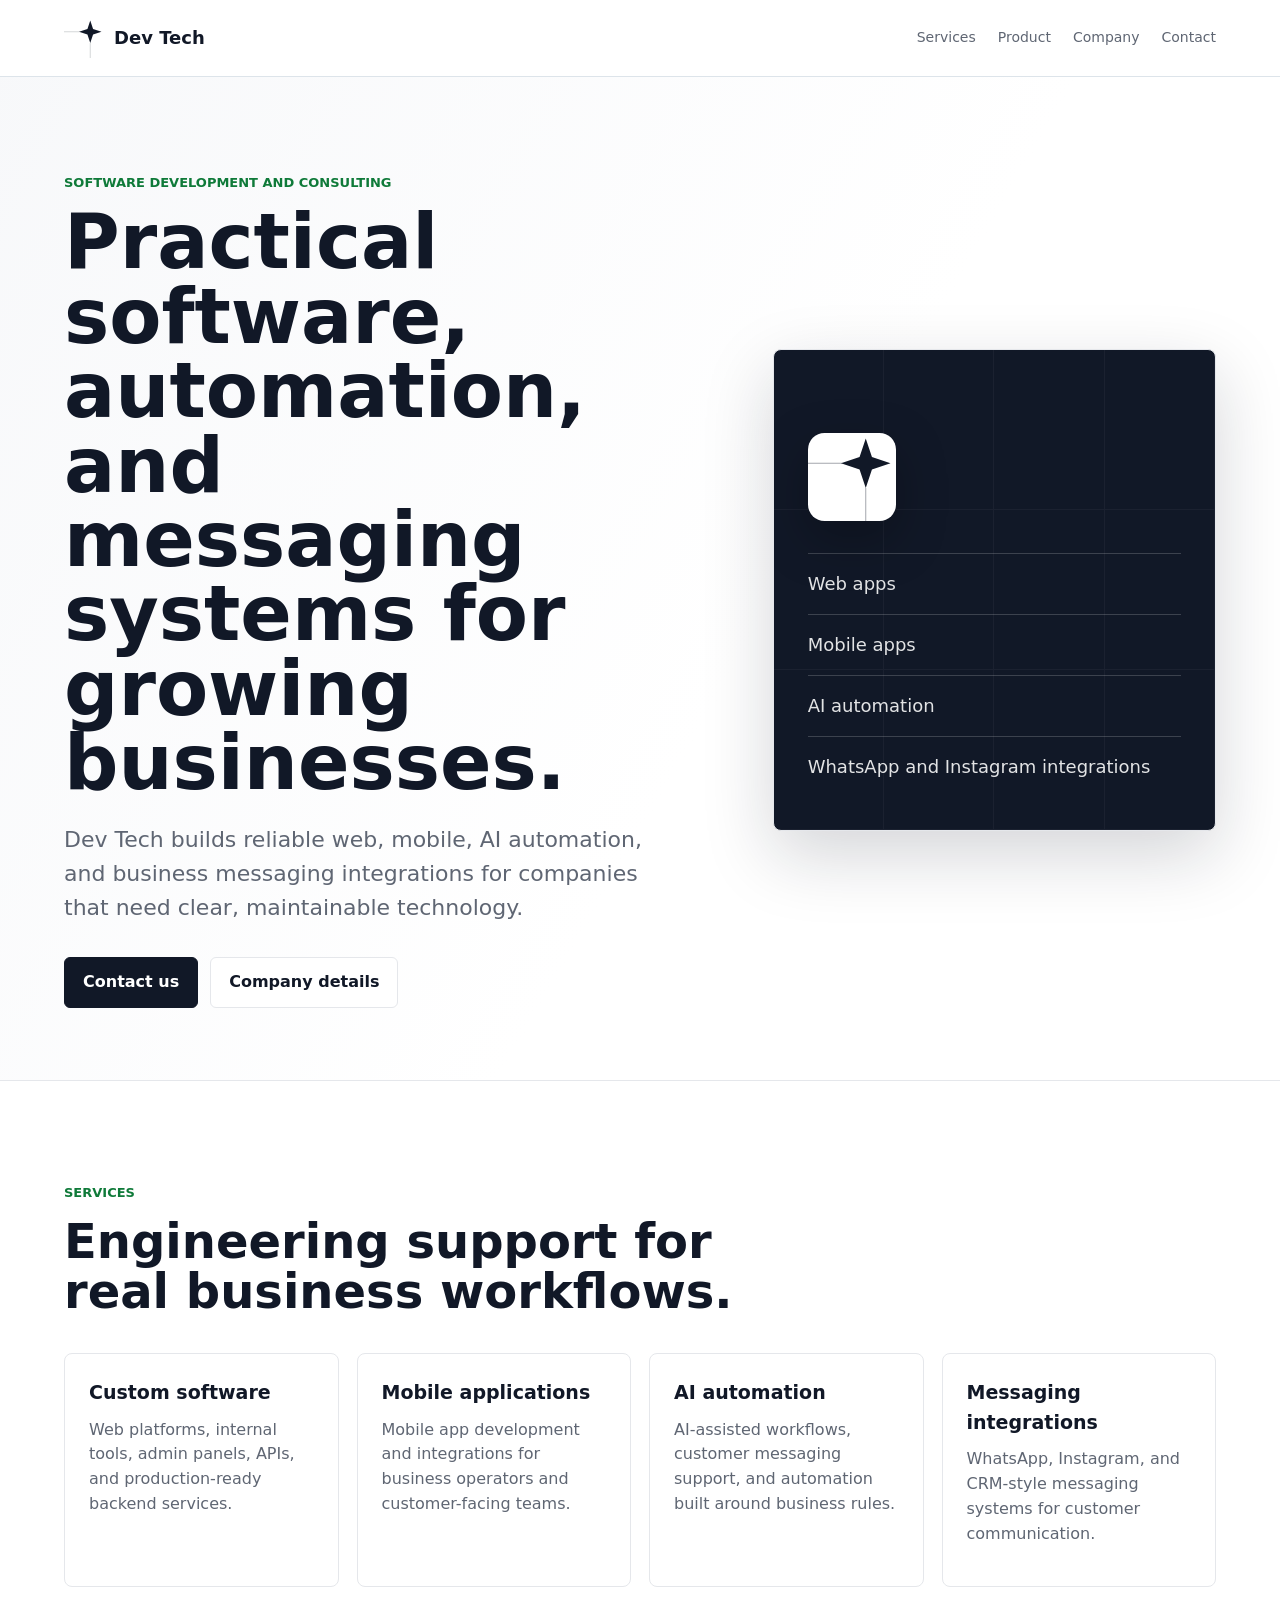
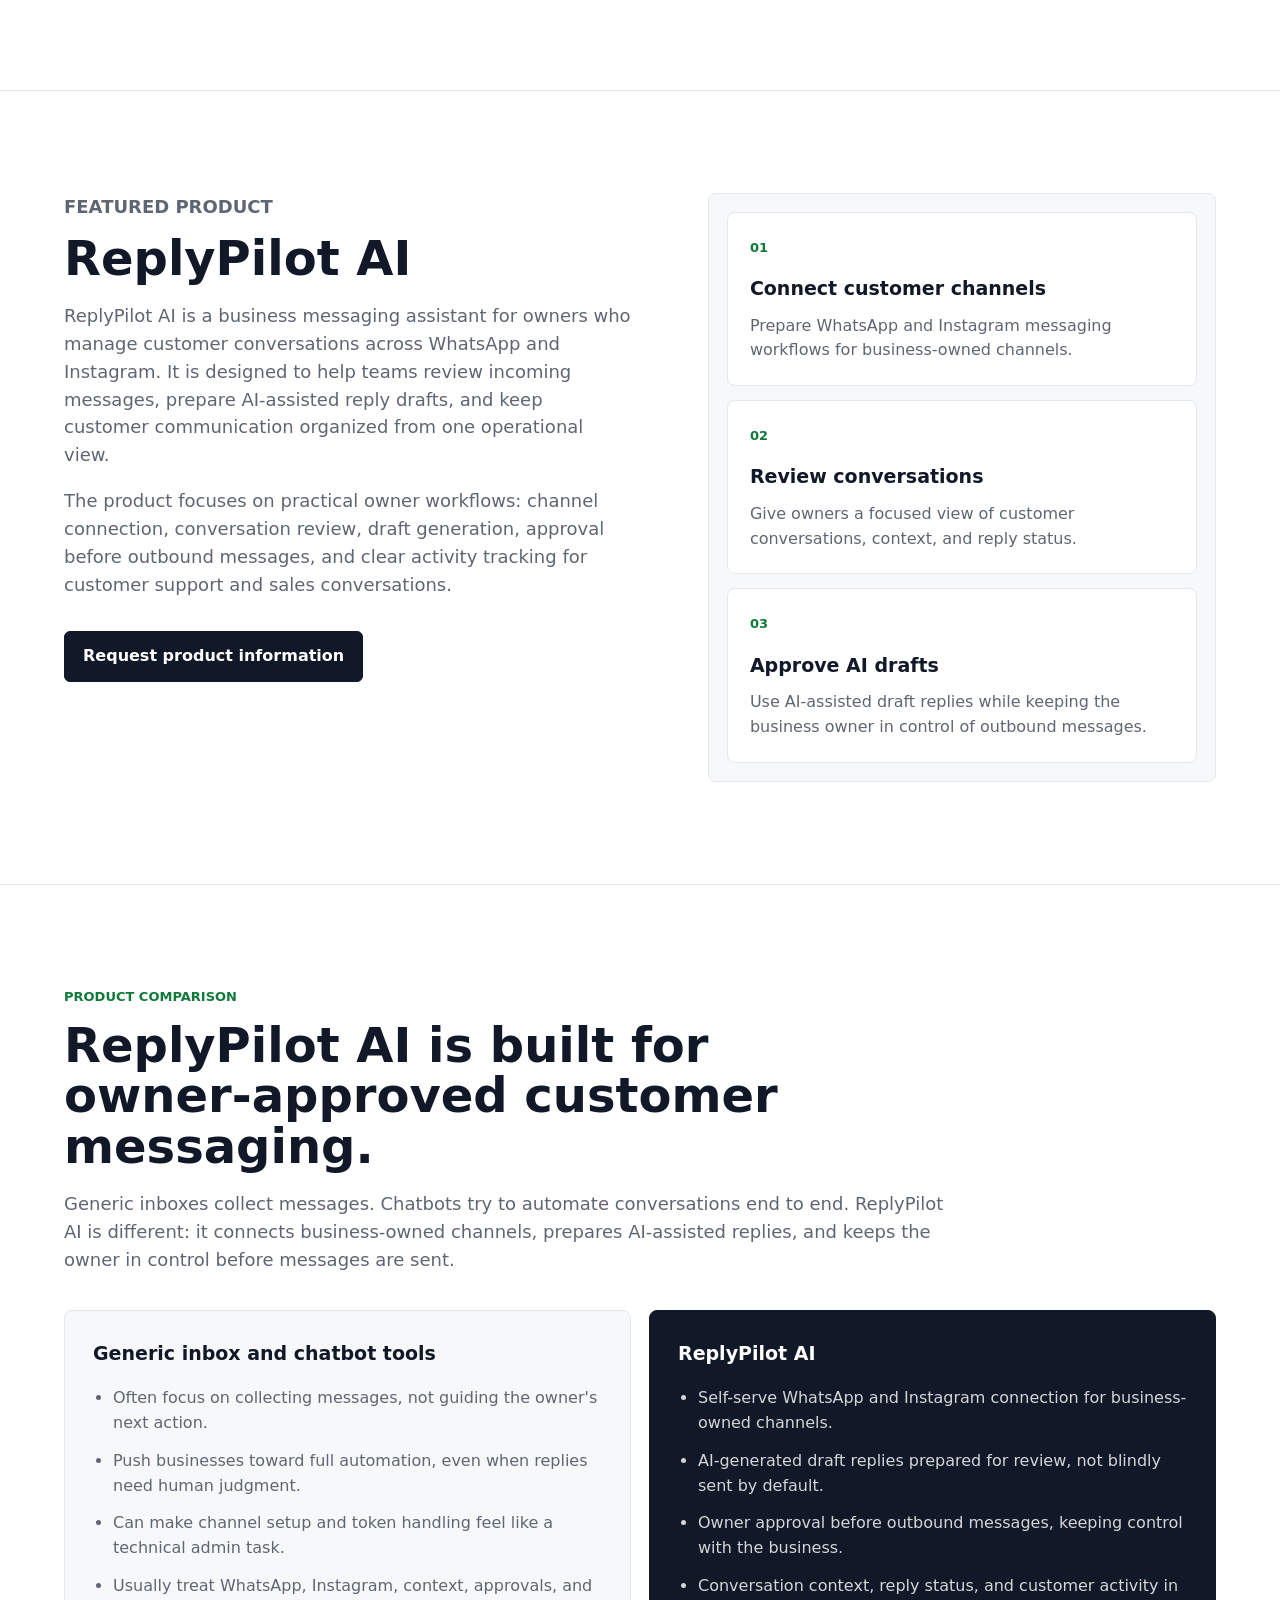
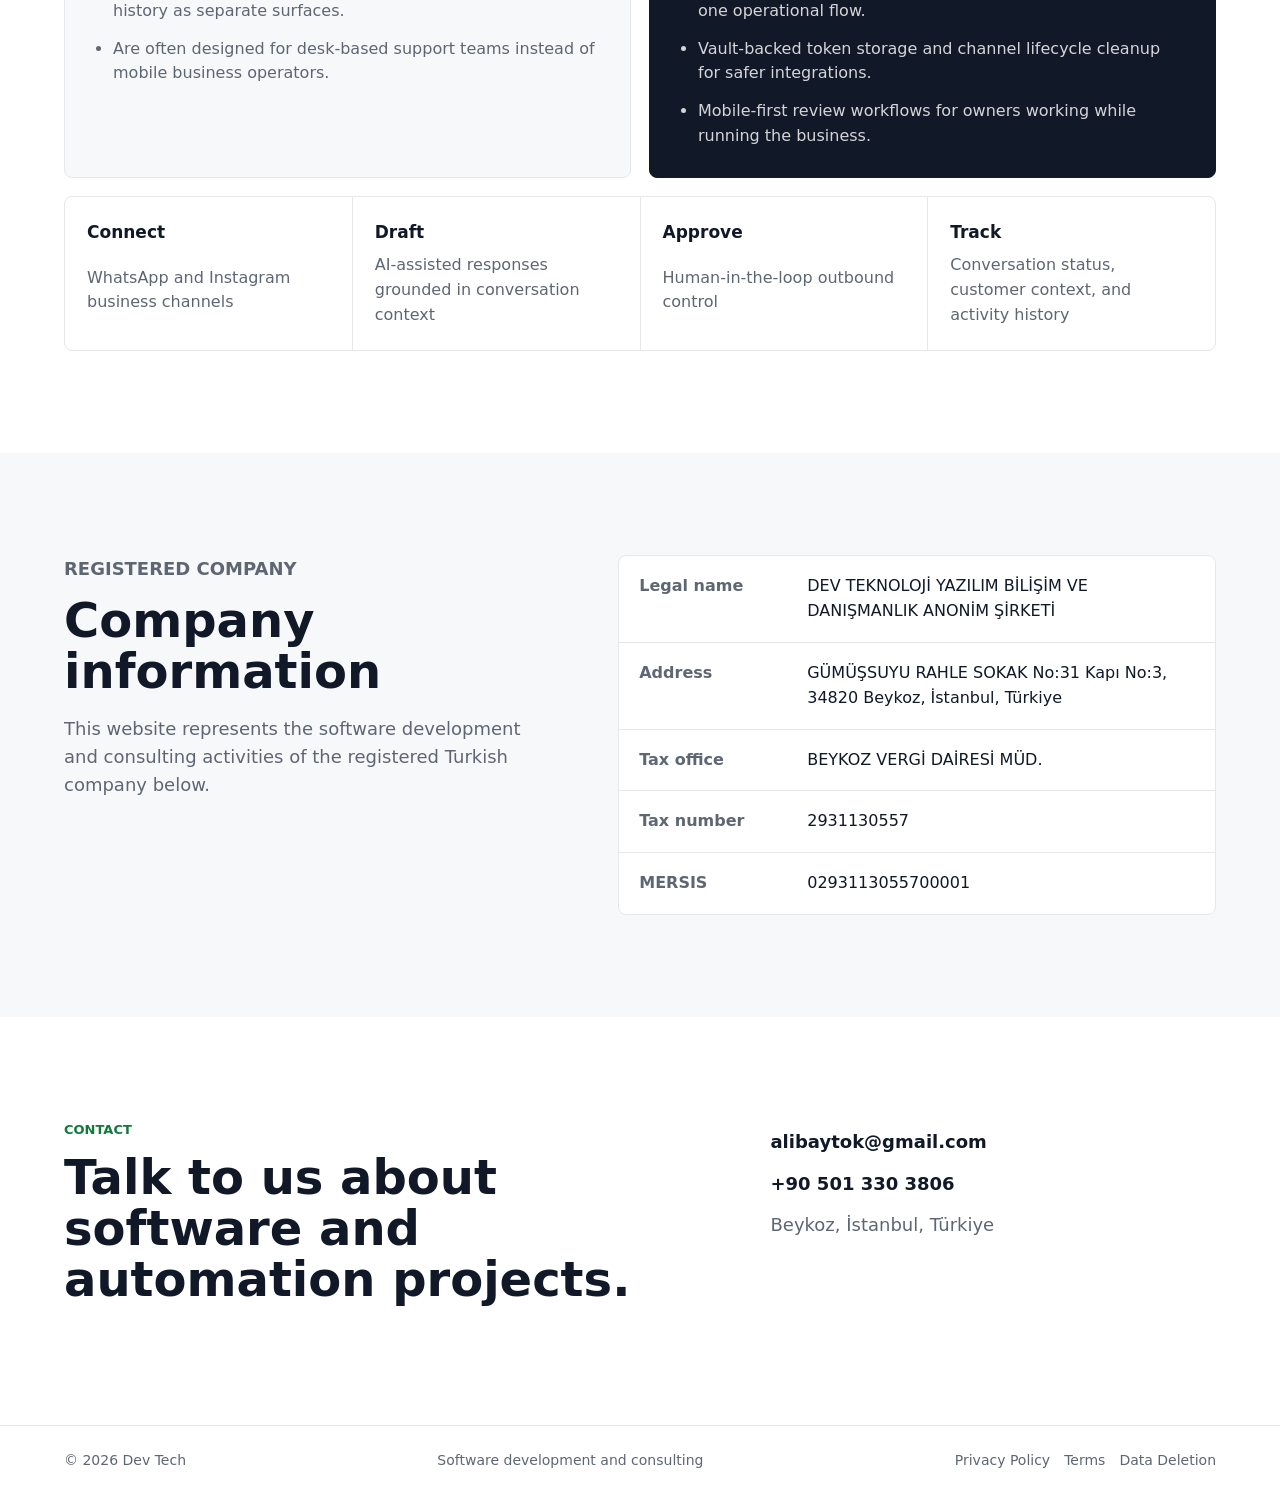
<file: index.html>
<!doctype html>
<html lang="en">
  <head>
    <meta charset="utf-8" />
    <meta name="viewport" content="width=device-width, initial-scale=1" />
    <title>Dev Tech | Software Development and AI Automation</title>
    <meta
      name="description"
      content="Dev Tech provides software development, AI automation, and business messaging integration services."
    />
    <link rel="canonical" href="https://dev-techs.com/" />
    <meta property="og:type" content="website" />
    <meta property="og:title" content="Dev Tech | Software Development and AI Automation" />
    <meta
      property="og:description"
      content="Software development, AI automation, and business messaging integrations for growing businesses."
    />
    <meta property="og:url" content="https://dev-techs.com/" />
    <meta property="og:site_name" content="Dev Tech" />
    <meta name="twitter:card" content="summary" />
    <link rel="icon" href="./logo.svg" type="image/svg+xml" />
    <link rel="stylesheet" href="./styles.css" />
    <script type="application/ld+json">
      {
        "@context": "https://schema.org",
        "@type": "Organization",
        "name": "DEV TEKNOLOJİ YAZILIM BİLİŞİM VE DANIŞMANLIK ANONİM ŞİRKETİ",
        "alternateName": "Dev Tech",
        "url": "https://dev-techs.com/",
        "email": "alibaytok@gmail.com",
        "telephone": "+905013303806",
        "address": {
          "@type": "PostalAddress",
          "streetAddress": "GÜMÜŞSUYU RAHLE SOKAK No:31 Kapı No:3",
          "addressLocality": "Beykoz",
          "addressRegion": "İstanbul",
          "postalCode": "34820",
          "addressCountry": "TR"
        }
      }
    </script>
  </head>
  <body>
    <header class="site-header">
      <a class="brand" href="#top" aria-label="Dev Tech home">
        <img src="./logo.svg" alt="" width="40" height="40" />
        <span>Dev Tech</span>
      </a>
      <nav aria-label="Primary navigation">
        <a href="#services">Services</a>
        <a href="#product">Product</a>
        <a href="#company">Company</a>
        <a href="#contact">Contact</a>
      </nav>
    </header>

    <main id="top">
      <section class="hero">
        <div class="hero-copy">
          <p class="eyebrow">Software development and consulting</p>
          <h1>Practical software, automation, and messaging systems for growing businesses.</h1>
          <p class="lead">
            Dev Tech builds reliable web, mobile, AI automation, and business messaging
            integrations for companies that need clear, maintainable technology.
          </p>
          <div class="hero-actions" aria-label="Primary actions">
            <a class="button primary" href="mailto:alibaytok@gmail.com">Contact us</a>
            <a class="button secondary" href="#company">Company details</a>
          </div>
        </div>

        <div class="visual-panel" aria-label="Service summary">
          <div class="signal-grid">
            <span></span><span></span><span></span><span></span>
            <span></span><span></span><span></span><span></span>
            <span></span><span></span><span></span><span></span>
          </div>
          <div class="visual-content">
            <img src="./logo.svg" alt="" width="88" height="88" />
            <p>Web apps</p>
            <p>Mobile apps</p>
            <p>AI automation</p>
            <p>WhatsApp and Instagram integrations</p>
          </div>
        </div>
      </section>

      <section id="services" class="section">
        <p class="section-label">Services</p>
        <h2>Engineering support for real business workflows.</h2>
        <div class="service-grid">
          <article>
            <h3>Custom software</h3>
            <p>Web platforms, internal tools, admin panels, APIs, and production-ready backend services.</p>
          </article>
          <article>
            <h3>Mobile applications</h3>
            <p>Mobile app development and integrations for business operators and customer-facing teams.</p>
          </article>
          <article>
            <h3>AI automation</h3>
            <p>AI-assisted workflows, customer messaging support, and automation built around business rules.</p>
          </article>
          <article>
            <h3>Messaging integrations</h3>
            <p>WhatsApp, Instagram, and CRM-style messaging systems for customer communication.</p>
          </article>
        </div>
      </section>

      <section id="product" class="section product-section">
        <div class="product-copy">
          <p class="section-label">Featured product</p>
          <h2>ReplyPilot AI</h2>
          <p>
            ReplyPilot AI is a business messaging assistant for owners who manage customer conversations
            across WhatsApp and Instagram. It is designed to help teams review incoming messages, prepare
            AI-assisted reply drafts, and keep customer communication organized from one operational view.
          </p>
          <p>
            The product focuses on practical owner workflows: channel connection, conversation review,
            draft generation, approval before outbound messages, and clear activity tracking for customer
            support and sales conversations.
          </p>
          <a class="button primary" href="mailto:alibaytok@gmail.com?subject=ReplyPilot%20AI%20demo">
            Request product information
          </a>
        </div>
        <div class="product-panel" aria-label="ReplyPilot AI product capabilities">
          <div>
            <span>01</span>
            <h3>Connect customer channels</h3>
            <p>Prepare WhatsApp and Instagram messaging workflows for business-owned channels.</p>
          </div>
          <div>
            <span>02</span>
            <h3>Review conversations</h3>
            <p>Give owners a focused view of customer conversations, context, and reply status.</p>
          </div>
          <div>
            <span>03</span>
            <h3>Approve AI drafts</h3>
            <p>Use AI-assisted draft replies while keeping the business owner in control of outbound messages.</p>
          </div>
        </div>
      </section>

      <section class="section comparison-section" aria-labelledby="comparison-title">
        <div class="comparison-heading">
          <p class="section-label">Product comparison</p>
          <h2 id="comparison-title">ReplyPilot AI is built for owner-approved customer messaging.</h2>
          <p>
            Generic inboxes collect messages. Chatbots try to automate conversations end to end.
            ReplyPilot AI is different: it connects business-owned channels, prepares AI-assisted
            replies, and keeps the owner in control before messages are sent.
          </p>
        </div>
        <div class="comparison-grid">
          <article>
            <h3>Generic inbox and chatbot tools</h3>
            <ul>
              <li>Often focus on collecting messages, not guiding the owner&apos;s next action.</li>
              <li>Push businesses toward full automation, even when replies need human judgment.</li>
              <li>Can make channel setup and token handling feel like a technical admin task.</li>
              <li>Usually treat WhatsApp, Instagram, context, approvals, and history as separate surfaces.</li>
              <li>Are often designed for desk-based support teams instead of mobile business operators.</li>
            </ul>
          </article>
          <article class="comparison-advantage">
            <h3>ReplyPilot AI</h3>
            <ul>
              <li>Self-serve WhatsApp and Instagram connection for business-owned channels.</li>
              <li>AI-generated draft replies prepared for review, not blindly sent by default.</li>
              <li>Owner approval before outbound messages, keeping control with the business.</li>
              <li>Conversation context, reply status, and customer activity in one operational flow.</li>
              <li>Vault-backed token storage and channel lifecycle cleanup for safer integrations.</li>
              <li>Mobile-first review workflows for owners working while running the business.</li>
            </ul>
          </article>
        </div>
        <div class="capability-strip" aria-label="ReplyPilot AI capability summary">
          <div>
            <strong>Connect</strong>
            <span>WhatsApp and Instagram business channels</span>
          </div>
          <div>
            <strong>Draft</strong>
            <span>AI-assisted responses grounded in conversation context</span>
          </div>
          <div>
            <strong>Approve</strong>
            <span>Human-in-the-loop outbound control</span>
          </div>
          <div>
            <strong>Track</strong>
            <span>Conversation status, customer context, and activity history</span>
          </div>
        </div>
      </section>

      <section id="company" class="section company-section">
        <div>
          <p class="section-label">Registered company</p>
          <h2>Company information</h2>
          <p>
            This website represents the software development and consulting activities of the registered
            Turkish company below.
          </p>
        </div>
        <dl class="company-details">
          <div>
            <dt>Legal name</dt>
            <dd>DEV TEKNOLOJİ YAZILIM BİLİŞİM VE DANIŞMANLIK ANONİM ŞİRKETİ</dd>
          </div>
          <div>
            <dt>Address</dt>
            <dd>GÜMÜŞSUYU RAHLE SOKAK No:31 Kapı No:3, 34820 Beykoz, İstanbul, Türkiye</dd>
          </div>
          <div>
            <dt>Tax office</dt>
            <dd>BEYKOZ VERGİ DAİRESİ MÜD.</dd>
          </div>
          <div>
            <dt>Tax number</dt>
            <dd>2931130557</dd>
          </div>
          <div>
            <dt>MERSIS</dt>
            <dd>0293113055700001</dd>
          </div>
        </dl>
      </section>

      <section id="contact" class="section contact-section">
        <div>
          <p class="section-label">Contact</p>
          <h2>Talk to us about software and automation projects.</h2>
        </div>
        <address>
          <a href="mailto:alibaytok@gmail.com">alibaytok@gmail.com</a>
          <a href="tel:+905013303806">+90 501 330 3806</a>
          <span>Beykoz, İstanbul, Türkiye</span>
        </address>
      </section>
    </main>

    <footer>
      <span>© <span id="year">2026</span> Dev Tech</span>
      <span>Software development and consulting</span>
      <nav class="footer-links" aria-label="Legal links">
        <a href="./privacy.html">Privacy Policy</a>
        <a href="./terms.html">Terms</a>
        <a href="./data-deletion.html">Data Deletion</a>
      </nav>
    </footer>

    <script>
      document.getElementById("year").textContent = new Date().getFullYear();
    </script>
  </body>
</html>
</file>
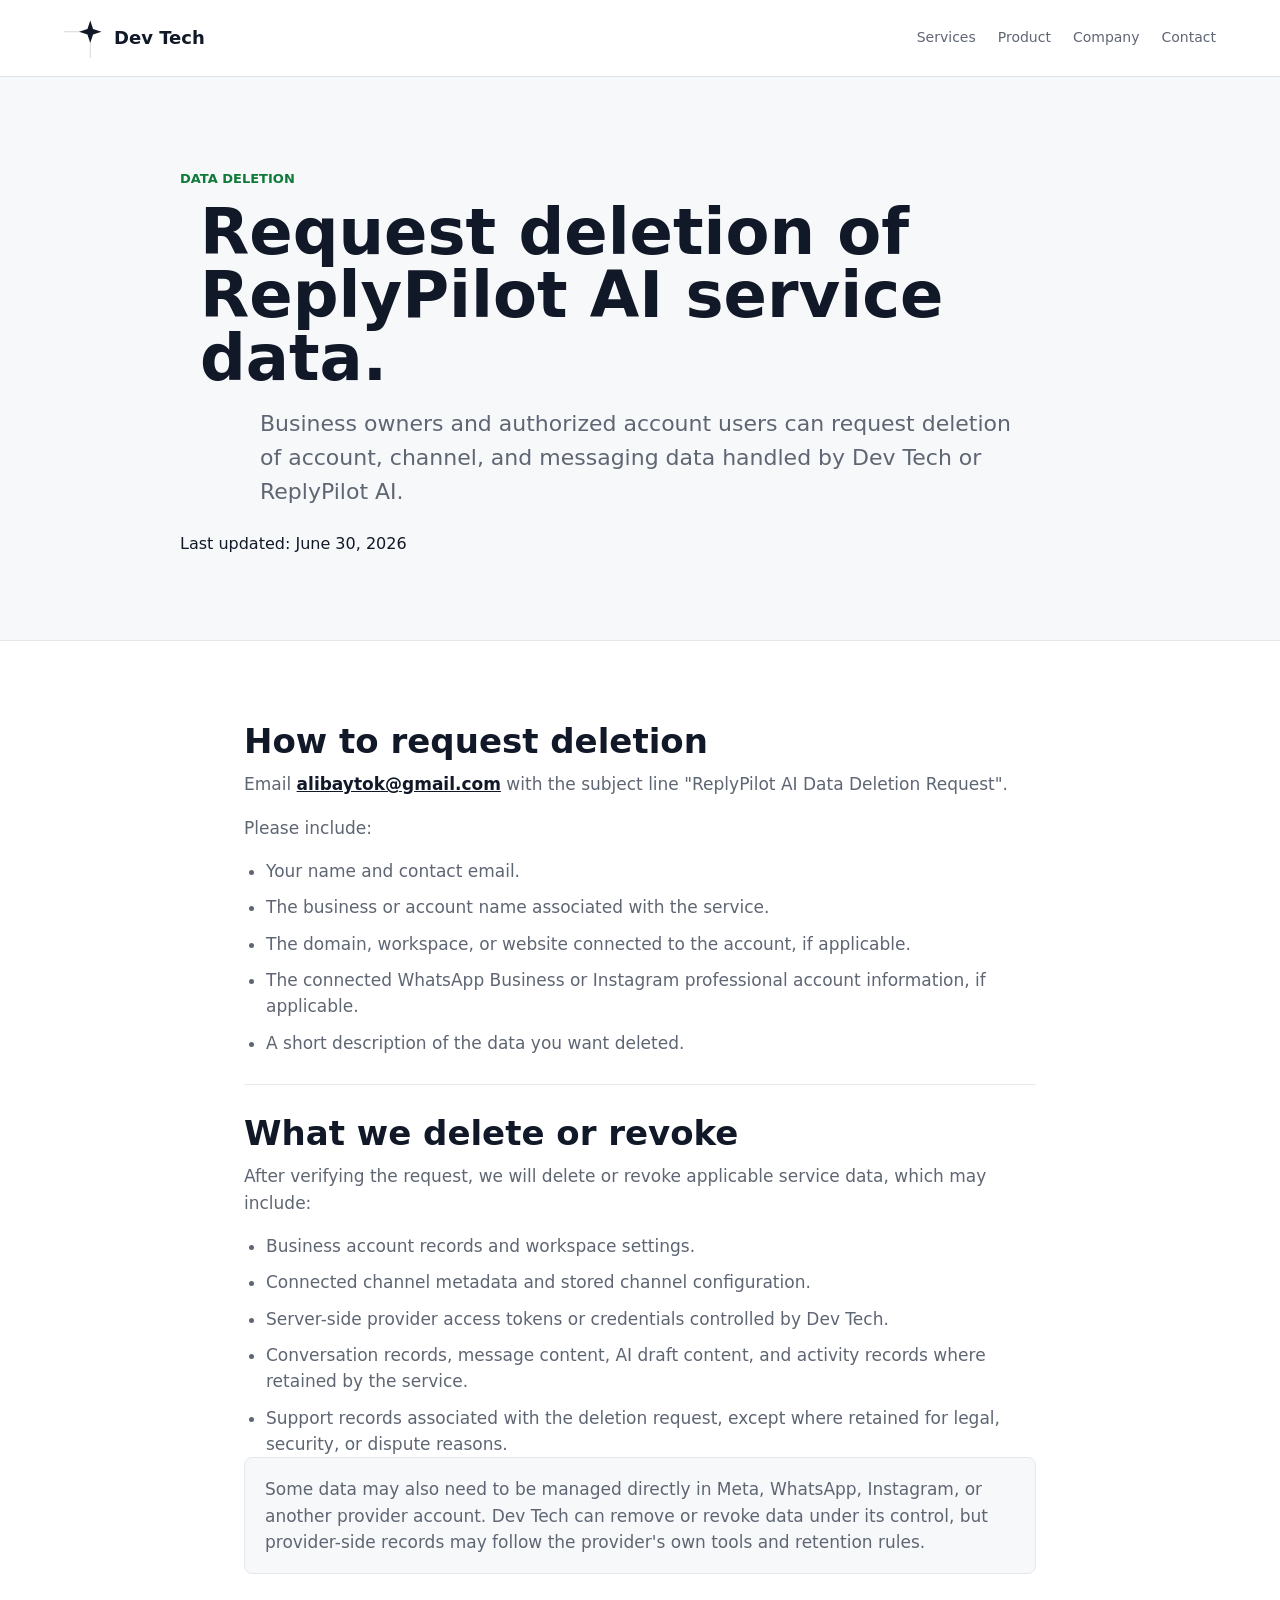
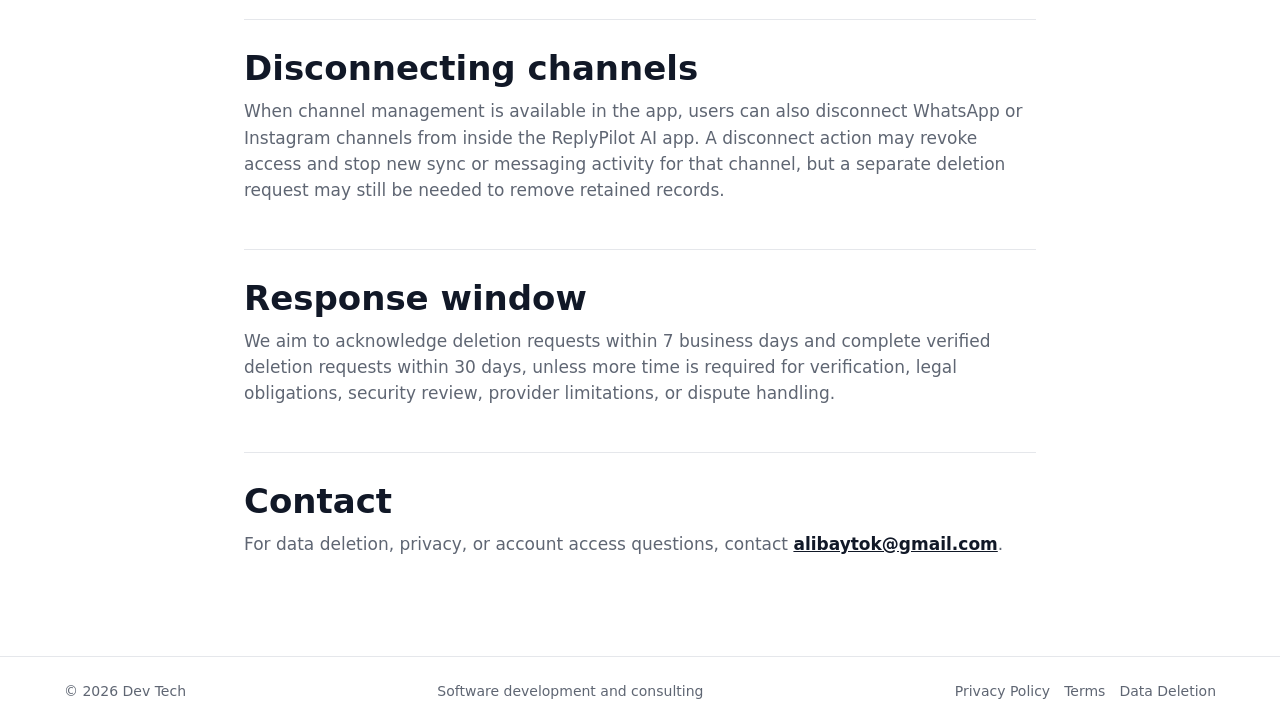
<file: data-deletion.html>
<!doctype html>
<html lang="en">
  <head>
    <meta charset="utf-8" />
    <meta name="viewport" content="width=device-width, initial-scale=1" />
    <title>Data Deletion | Dev Tech</title>
    <meta
      name="description"
      content="How to request data deletion for Dev Tech and ReplyPilot AI customer messaging services."
    />
    <link rel="canonical" href="https://dev-techs.com/data-deletion.html" />
    <meta property="og:type" content="website" />
    <meta property="og:title" content="Data Deletion | Dev Tech" />
    <meta
      property="og:description"
      content="Instructions for requesting deletion or revocation of ReplyPilot AI business messaging data."
    />
    <meta property="og:url" content="https://dev-techs.com/data-deletion.html" />
    <meta property="og:site_name" content="Dev Tech" />
    <meta name="twitter:card" content="summary" />
    <link rel="icon" href="./logo.svg" type="image/svg+xml" />
    <link rel="stylesheet" href="./styles.css?v=20260630-policy" />
  </head>
  <body>
    <header class="site-header">
      <a class="brand" href="./index.html" aria-label="Dev Tech home">
        <img src="./logo.svg" alt="" width="40" height="40" />
        <span>Dev Tech</span>
      </a>
      <nav aria-label="Primary navigation">
        <a href="./index.html#services">Services</a>
        <a href="./index.html#product">Product</a>
        <a href="./index.html#company">Company</a>
        <a href="./index.html#contact">Contact</a>
      </nav>
    </header>

    <main class="policy-main">
      <section class="policy-hero">
        <p class="eyebrow">Data Deletion</p>
        <h1>Request deletion of ReplyPilot AI service data.</h1>
        <p class="lead">
          Business owners and authorized account users can request deletion of account, channel, and
          messaging data handled by Dev Tech or ReplyPilot AI.
        </p>
        <p>Last updated: June 30, 2026</p>
      </section>

      <div class="policy-content">
        <section>
          <h2>How to request deletion</h2>
          <p>
            Email <a href="mailto:alibaytok@gmail.com">alibaytok@gmail.com</a> with the subject line
            "ReplyPilot AI Data Deletion Request".
          </p>
          <p>Please include:</p>
          <ul>
            <li>Your name and contact email.</li>
            <li>The business or account name associated with the service.</li>
            <li>The domain, workspace, or website connected to the account, if applicable.</li>
            <li>The connected WhatsApp Business or Instagram professional account information, if applicable.</li>
            <li>A short description of the data you want deleted.</li>
          </ul>
        </section>

        <section>
          <h2>What we delete or revoke</h2>
          <p>After verifying the request, we will delete or revoke applicable service data, which may include:</p>
          <ul>
            <li>Business account records and workspace settings.</li>
            <li>Connected channel metadata and stored channel configuration.</li>
            <li>Server-side provider access tokens or credentials controlled by Dev Tech.</li>
            <li>Conversation records, message content, AI draft content, and activity records where retained by the service.</li>
            <li>Support records associated with the deletion request, except where retained for legal, security, or dispute reasons.</li>
          </ul>
          <p class="policy-note">
            Some data may also need to be managed directly in Meta, WhatsApp, Instagram, or another
            provider account. Dev Tech can remove or revoke data under its control, but provider-side
            records may follow the provider's own tools and retention rules.
          </p>
        </section>

        <section>
          <h2>Disconnecting channels</h2>
          <p>
            When channel management is available in the app, users can also disconnect WhatsApp or
            Instagram channels from inside the ReplyPilot AI app. A disconnect action may revoke access
            and stop new sync or messaging activity for that channel, but a separate deletion request may
            still be needed to remove retained records.
          </p>
        </section>

        <section>
          <h2>Response window</h2>
          <p>
            We aim to acknowledge deletion requests within 7 business days and complete verified deletion
            requests within 30 days, unless more time is required for verification, legal obligations,
            security review, provider limitations, or dispute handling.
          </p>
        </section>

        <section>
          <h2>Contact</h2>
          <p>
            For data deletion, privacy, or account access questions, contact
            <a href="mailto:alibaytok@gmail.com">alibaytok@gmail.com</a>.
          </p>
        </section>
      </div>
    </main>

    <footer>
      <span>© <span id="year">2026</span> Dev Tech</span>
      <span>Software development and consulting</span>
      <nav class="footer-links" aria-label="Legal links">
        <a href="./privacy.html">Privacy Policy</a>
        <a href="./terms.html">Terms</a>
        <a href="./data-deletion.html">Data Deletion</a>
      </nav>
    </footer>

    <script>
      document.getElementById("year").textContent = new Date().getFullYear();
    </script>
  </body>
</html>
</file>
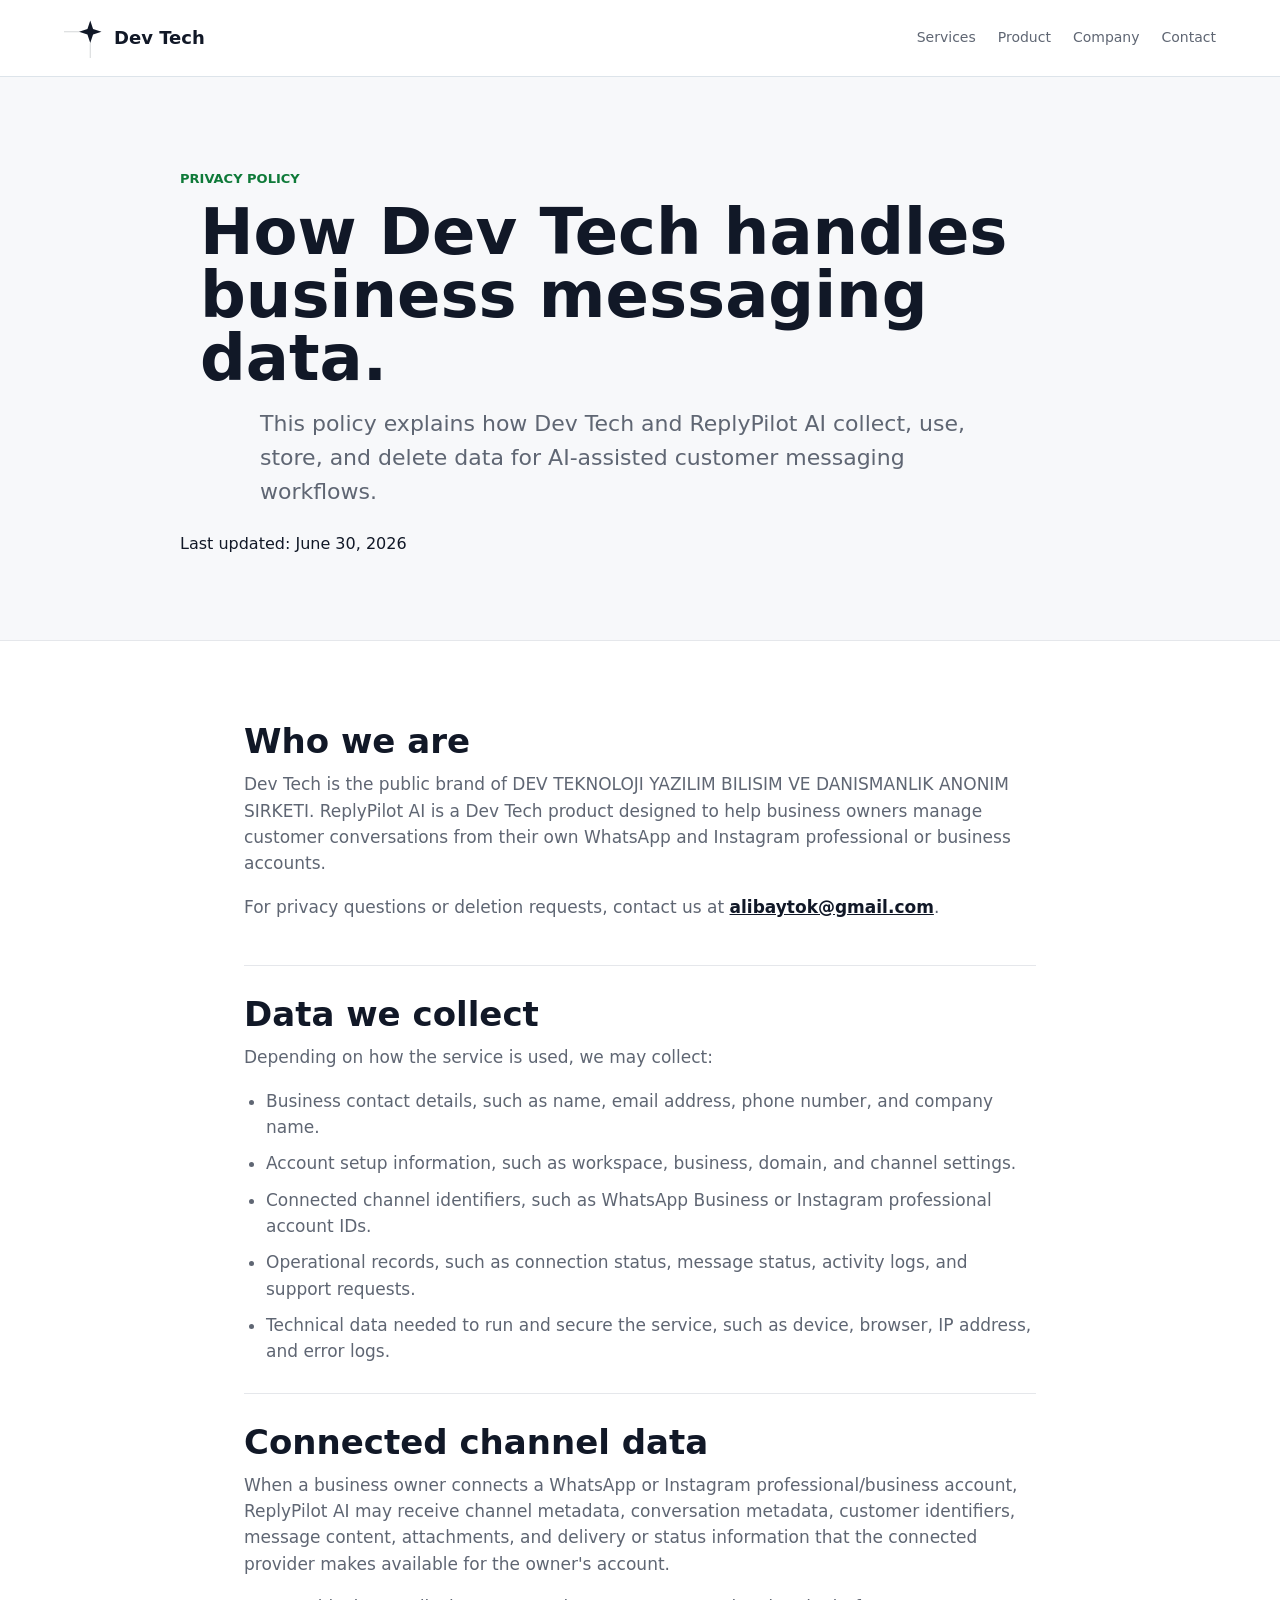
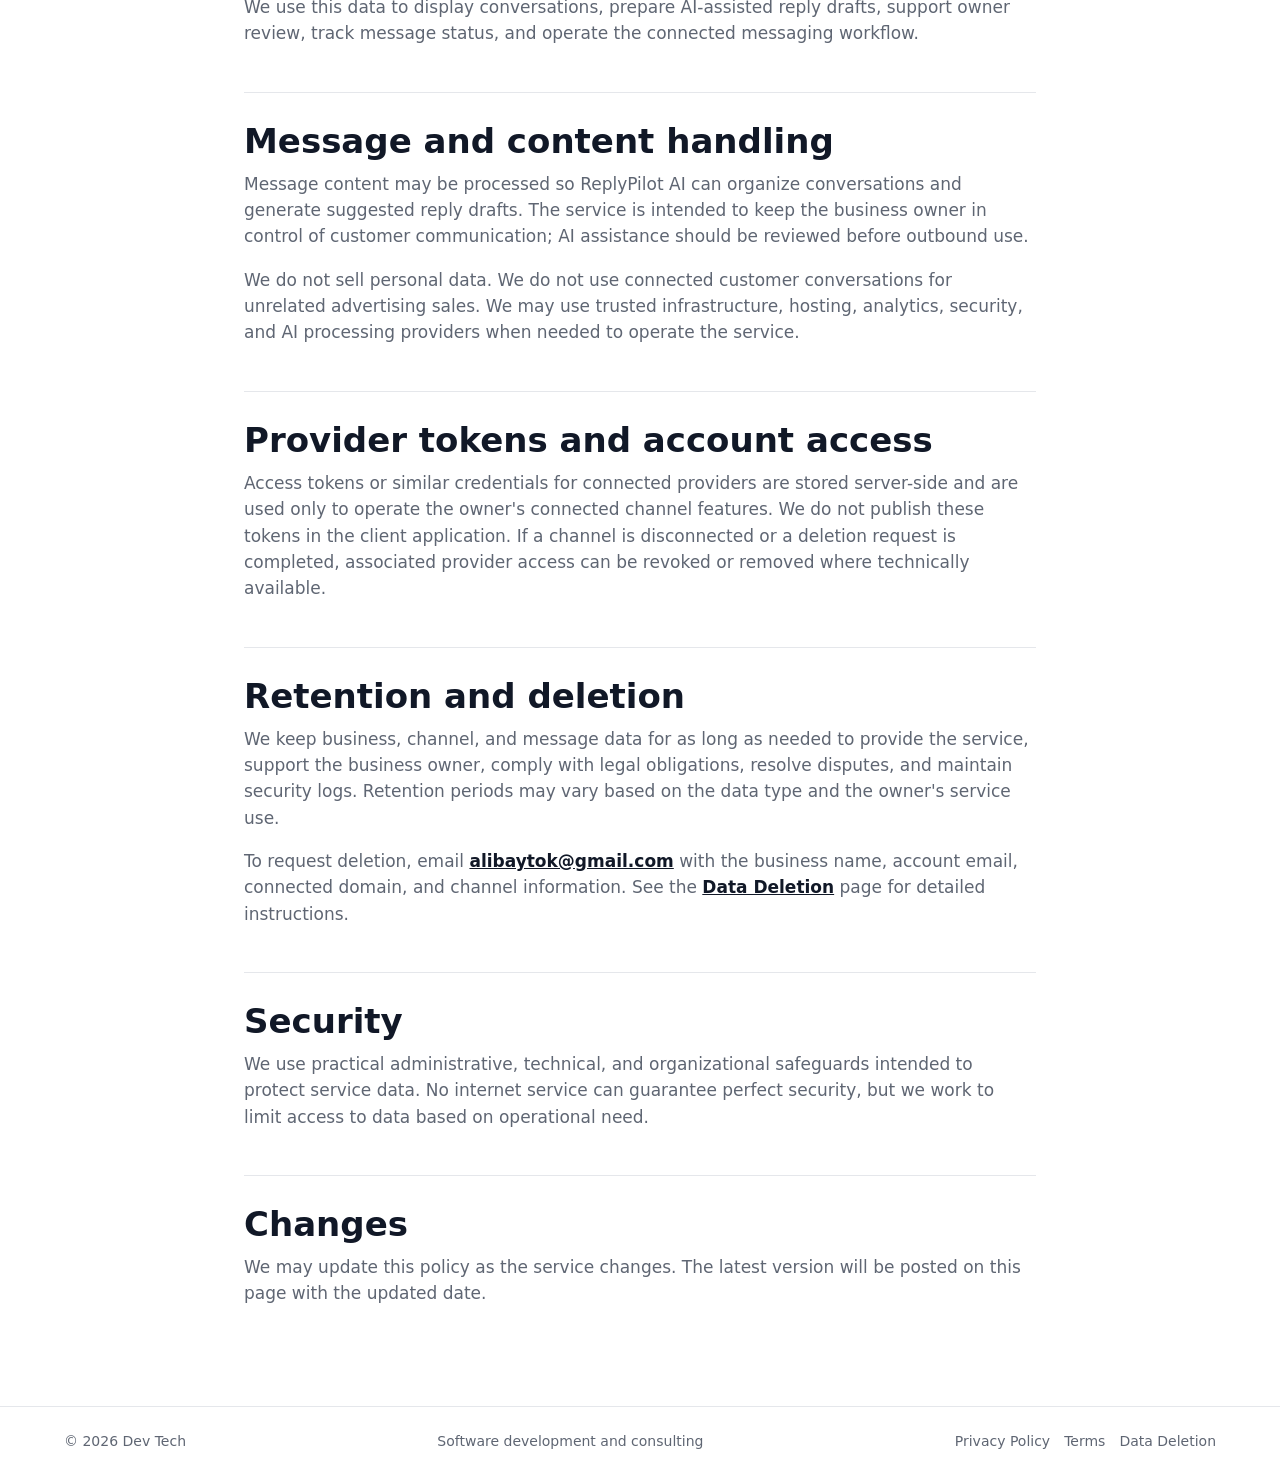
<file: privacy.html>
<!doctype html>
<html lang="en">
  <head>
    <meta charset="utf-8" />
    <meta name="viewport" content="width=device-width, initial-scale=1" />
    <title>Privacy Policy | Dev Tech</title>
    <meta
      name="description"
      content="Privacy Policy for Dev Tech and ReplyPilot AI customer messaging services."
    />
    <link rel="canonical" href="https://dev-techs.com/privacy.html" />
    <meta property="og:type" content="website" />
    <meta property="og:title" content="Privacy Policy | Dev Tech" />
    <meta
      property="og:description"
      content="How Dev Tech handles business account, channel, and message data for ReplyPilot AI."
    />
    <meta property="og:url" content="https://dev-techs.com/privacy.html" />
    <meta property="og:site_name" content="Dev Tech" />
    <meta name="twitter:card" content="summary" />
    <link rel="icon" href="./logo.svg" type="image/svg+xml" />
    <link rel="stylesheet" href="./styles.css?v=20260630-policy" />
  </head>
  <body>
    <header class="site-header">
      <a class="brand" href="./index.html" aria-label="Dev Tech home">
        <img src="./logo.svg" alt="" width="40" height="40" />
        <span>Dev Tech</span>
      </a>
      <nav aria-label="Primary navigation">
        <a href="./index.html#services">Services</a>
        <a href="./index.html#product">Product</a>
        <a href="./index.html#company">Company</a>
        <a href="./index.html#contact">Contact</a>
      </nav>
    </header>

    <main class="policy-main">
      <section class="policy-hero">
        <p class="eyebrow">Privacy Policy</p>
        <h1>How Dev Tech handles business messaging data.</h1>
        <p class="lead">
          This policy explains how Dev Tech and ReplyPilot AI collect, use, store, and delete data
          for AI-assisted customer messaging workflows.
        </p>
        <p>Last updated: June 30, 2026</p>
      </section>

      <div class="policy-content">
        <section>
          <h2>Who we are</h2>
          <p>
            Dev Tech is the public brand of DEV TEKNOLOJI YAZILIM BILISIM VE DANISMANLIK ANONIM
            SIRKETI. ReplyPilot AI is a Dev Tech product designed to help business owners manage
            customer conversations from their own WhatsApp and Instagram professional or business
            accounts.
          </p>
          <p>
            For privacy questions or deletion requests, contact us at
            <a href="mailto:alibaytok@gmail.com">alibaytok@gmail.com</a>.
          </p>
        </section>

        <section>
          <h2>Data we collect</h2>
          <p>Depending on how the service is used, we may collect:</p>
          <ul>
            <li>Business contact details, such as name, email address, phone number, and company name.</li>
            <li>Account setup information, such as workspace, business, domain, and channel settings.</li>
            <li>Connected channel identifiers, such as WhatsApp Business or Instagram professional account IDs.</li>
            <li>Operational records, such as connection status, message status, activity logs, and support requests.</li>
            <li>Technical data needed to run and secure the service, such as device, browser, IP address, and error logs.</li>
          </ul>
        </section>

        <section>
          <h2>Connected channel data</h2>
          <p>
            When a business owner connects a WhatsApp or Instagram professional/business account,
            ReplyPilot AI may receive channel metadata, conversation metadata, customer identifiers,
            message content, attachments, and delivery or status information that the connected
            provider makes available for the owner's account.
          </p>
          <p>
            We use this data to display conversations, prepare AI-assisted reply drafts, support owner
            review, track message status, and operate the connected messaging workflow.
          </p>
        </section>

        <section>
          <h2>Message and content handling</h2>
          <p>
            Message content may be processed so ReplyPilot AI can organize conversations and generate
            suggested reply drafts. The service is intended to keep the business owner in control of
            customer communication; AI assistance should be reviewed before outbound use.
          </p>
          <p>
            We do not sell personal data. We do not use connected customer conversations for unrelated
            advertising sales. We may use trusted infrastructure, hosting, analytics, security, and AI
            processing providers when needed to operate the service.
          </p>
        </section>

        <section>
          <h2>Provider tokens and account access</h2>
          <p>
            Access tokens or similar credentials for connected providers are stored server-side and are
            used only to operate the owner's connected channel features. We do not publish these tokens
            in the client application. If a channel is disconnected or a deletion request is completed,
            associated provider access can be revoked or removed where technically available.
          </p>
        </section>

        <section>
          <h2>Retention and deletion</h2>
          <p>
            We keep business, channel, and message data for as long as needed to provide the service,
            support the business owner, comply with legal obligations, resolve disputes, and maintain
            security logs. Retention periods may vary based on the data type and the owner's service use.
          </p>
          <p>
            To request deletion, email <a href="mailto:alibaytok@gmail.com">alibaytok@gmail.com</a>
            with the business name, account email, connected domain, and channel information. See the
            <a href="./data-deletion.html">Data Deletion</a> page for detailed instructions.
          </p>
        </section>

        <section>
          <h2>Security</h2>
          <p>
            We use practical administrative, technical, and organizational safeguards intended to protect
            service data. No internet service can guarantee perfect security, but we work to limit access
            to data based on operational need.
          </p>
        </section>

        <section>
          <h2>Changes</h2>
          <p>
            We may update this policy as the service changes. The latest version will be posted on this
            page with the updated date.
          </p>
        </section>
      </div>
    </main>

    <footer>
      <span>© <span id="year">2026</span> Dev Tech</span>
      <span>Software development and consulting</span>
      <nav class="footer-links" aria-label="Legal links">
        <a href="./privacy.html">Privacy Policy</a>
        <a href="./terms.html">Terms</a>
        <a href="./data-deletion.html">Data Deletion</a>
      </nav>
    </footer>

    <script>
      document.getElementById("year").textContent = new Date().getFullYear();
    </script>
  </body>
</html>
</file>
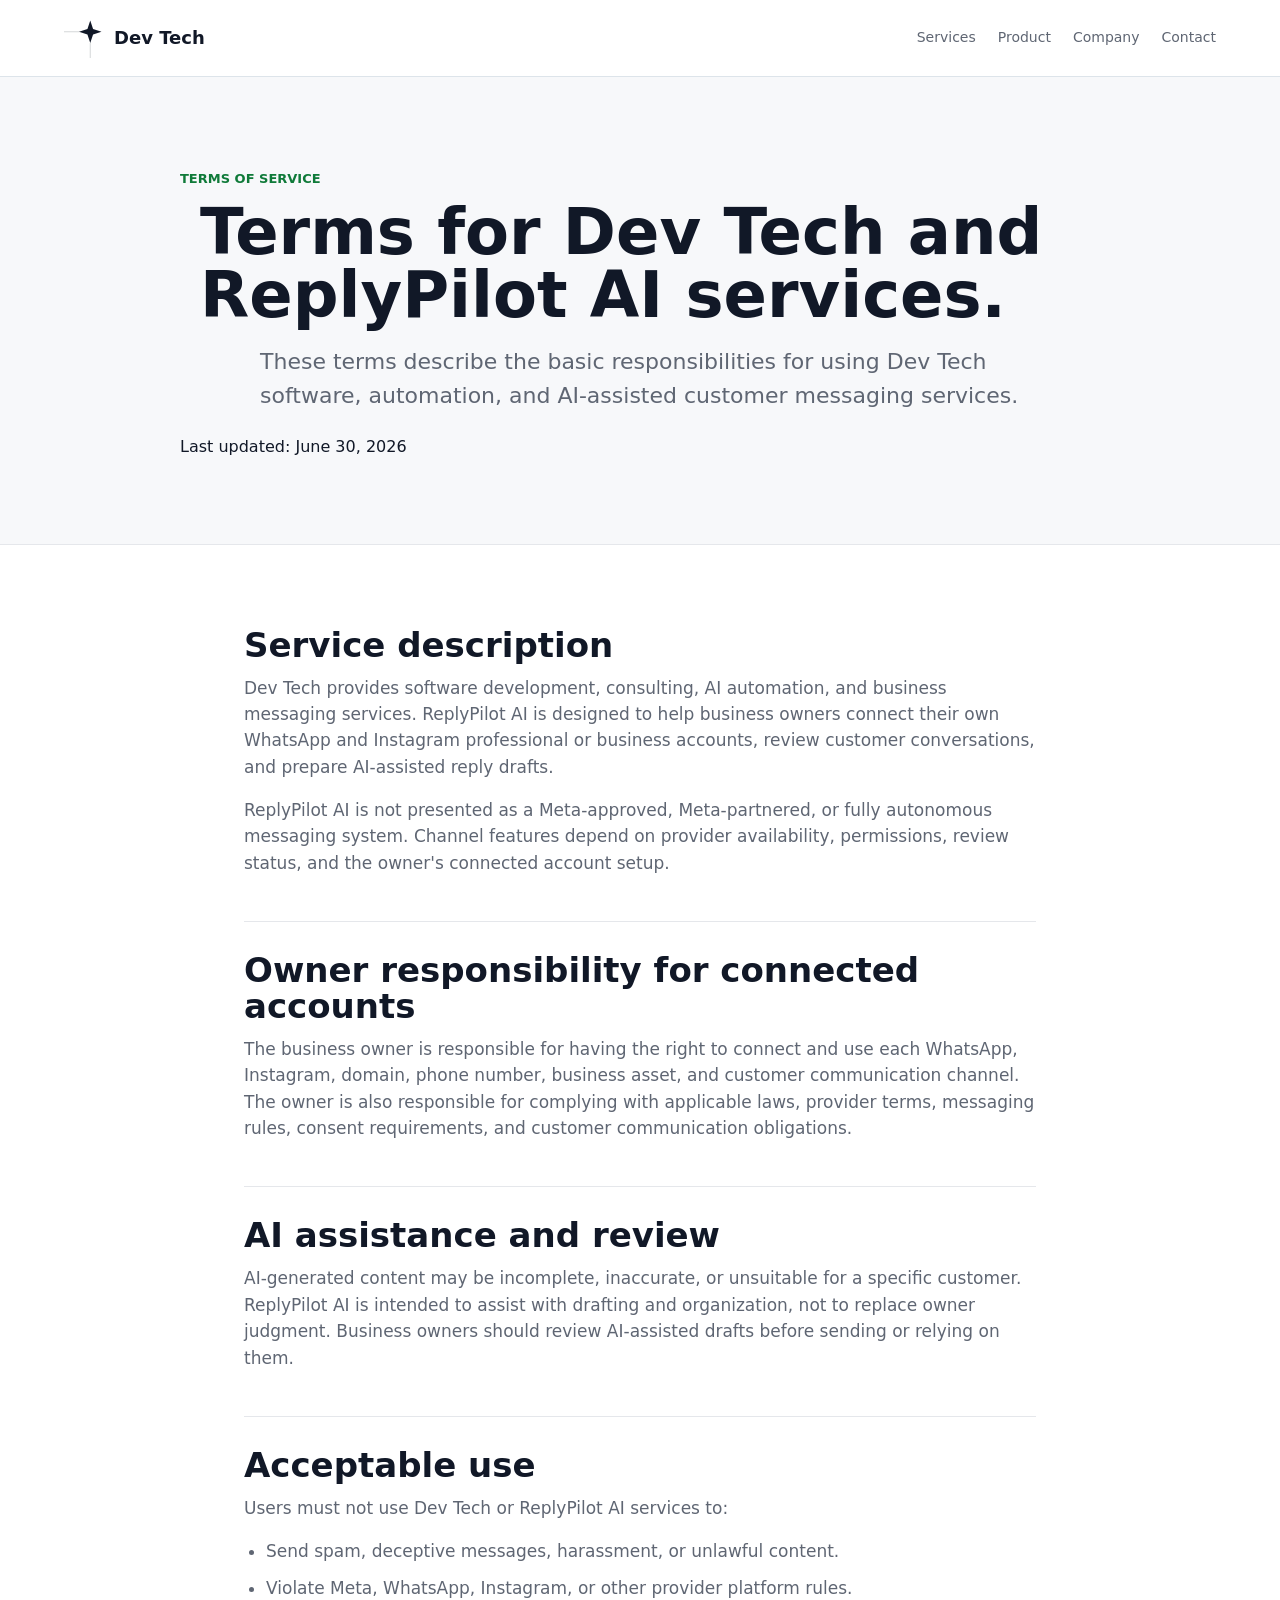
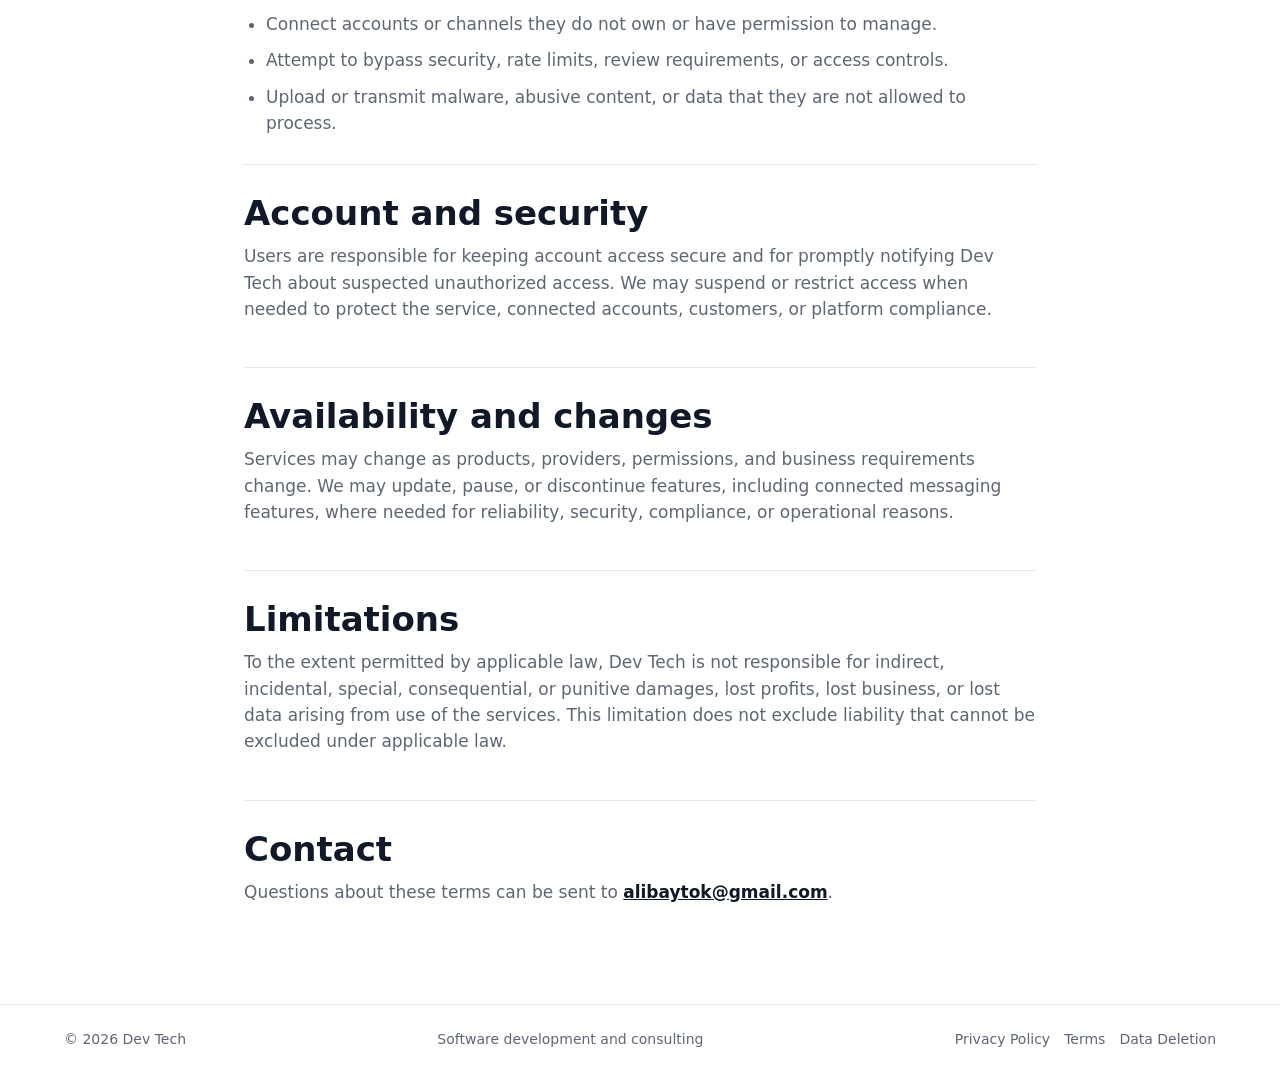
<file: terms.html>
<!doctype html>
<html lang="en">
  <head>
    <meta charset="utf-8" />
    <meta name="viewport" content="width=device-width, initial-scale=1" />
    <title>Terms of Service | Dev Tech</title>
    <meta
      name="description"
      content="Terms of Service for Dev Tech and ReplyPilot AI customer messaging services."
    />
    <link rel="canonical" href="https://dev-techs.com/terms.html" />
    <meta property="og:type" content="website" />
    <meta property="og:title" content="Terms of Service | Dev Tech" />
    <meta
      property="og:description"
      content="Terms for using Dev Tech and ReplyPilot AI customer messaging services."
    />
    <meta property="og:url" content="https://dev-techs.com/terms.html" />
    <meta property="og:site_name" content="Dev Tech" />
    <meta name="twitter:card" content="summary" />
    <link rel="icon" href="./logo.svg" type="image/svg+xml" />
    <link rel="stylesheet" href="./styles.css?v=20260630-policy" />
  </head>
  <body>
    <header class="site-header">
      <a class="brand" href="./index.html" aria-label="Dev Tech home">
        <img src="./logo.svg" alt="" width="40" height="40" />
        <span>Dev Tech</span>
      </a>
      <nav aria-label="Primary navigation">
        <a href="./index.html#services">Services</a>
        <a href="./index.html#product">Product</a>
        <a href="./index.html#company">Company</a>
        <a href="./index.html#contact">Contact</a>
      </nav>
    </header>

    <main class="policy-main">
      <section class="policy-hero">
        <p class="eyebrow">Terms of Service</p>
        <h1>Terms for Dev Tech and ReplyPilot AI services.</h1>
        <p class="lead">
          These terms describe the basic responsibilities for using Dev Tech software, automation,
          and AI-assisted customer messaging services.
        </p>
        <p>Last updated: June 30, 2026</p>
      </section>

      <div class="policy-content">
        <section>
          <h2>Service description</h2>
          <p>
            Dev Tech provides software development, consulting, AI automation, and business messaging
            services. ReplyPilot AI is designed to help business owners connect their own WhatsApp and
            Instagram professional or business accounts, review customer conversations, and prepare
            AI-assisted reply drafts.
          </p>
          <p>
            ReplyPilot AI is not presented as a Meta-approved, Meta-partnered, or fully autonomous
            messaging system. Channel features depend on provider availability, permissions, review
            status, and the owner's connected account setup.
          </p>
        </section>

        <section>
          <h2>Owner responsibility for connected accounts</h2>
          <p>
            The business owner is responsible for having the right to connect and use each WhatsApp,
            Instagram, domain, phone number, business asset, and customer communication channel. The
            owner is also responsible for complying with applicable laws, provider terms, messaging
            rules, consent requirements, and customer communication obligations.
          </p>
        </section>

        <section>
          <h2>AI assistance and review</h2>
          <p>
            AI-generated content may be incomplete, inaccurate, or unsuitable for a specific customer.
            ReplyPilot AI is intended to assist with drafting and organization, not to replace owner
            judgment. Business owners should review AI-assisted drafts before sending or relying on them.
          </p>
        </section>

        <section>
          <h2>Acceptable use</h2>
          <p>Users must not use Dev Tech or ReplyPilot AI services to:</p>
          <ul>
            <li>Send spam, deceptive messages, harassment, or unlawful content.</li>
            <li>Violate Meta, WhatsApp, Instagram, or other provider platform rules.</li>
            <li>Connect accounts or channels they do not own or have permission to manage.</li>
            <li>Attempt to bypass security, rate limits, review requirements, or access controls.</li>
            <li>Upload or transmit malware, abusive content, or data that they are not allowed to process.</li>
          </ul>
        </section>

        <section>
          <h2>Account and security</h2>
          <p>
            Users are responsible for keeping account access secure and for promptly notifying Dev Tech
            about suspected unauthorized access. We may suspend or restrict access when needed to protect
            the service, connected accounts, customers, or platform compliance.
          </p>
        </section>

        <section>
          <h2>Availability and changes</h2>
          <p>
            Services may change as products, providers, permissions, and business requirements change.
            We may update, pause, or discontinue features, including connected messaging features, where
            needed for reliability, security, compliance, or operational reasons.
          </p>
        </section>

        <section>
          <h2>Limitations</h2>
          <p>
            To the extent permitted by applicable law, Dev Tech is not responsible for indirect,
            incidental, special, consequential, or punitive damages, lost profits, lost business, or lost
            data arising from use of the services. This limitation does not exclude liability that cannot
            be excluded under applicable law.
          </p>
        </section>

        <section>
          <h2>Contact</h2>
          <p>
            Questions about these terms can be sent to
            <a href="mailto:alibaytok@gmail.com">alibaytok@gmail.com</a>.
          </p>
        </section>
      </div>
    </main>

    <footer>
      <span>© <span id="year">2026</span> Dev Tech</span>
      <span>Software development and consulting</span>
      <nav class="footer-links" aria-label="Legal links">
        <a href="./privacy.html">Privacy Policy</a>
        <a href="./terms.html">Terms</a>
        <a href="./data-deletion.html">Data Deletion</a>
      </nav>
    </footer>

    <script>
      document.getElementById("year").textContent = new Date().getFullYear();
    </script>
  </body>
</html>
</file>
<file: styles.css>
:root {
  color-scheme: light;
  --ink: #111827;
  --muted: #5f6673;
  --line: #e5e7eb;
  --paper: #ffffff;
  --soft: #f7f8fa;
  --accent: #16a34a;
  --accent-dark: #0f7a39;
  --navy: #111827;
}

* {
  box-sizing: border-box;
}

html {
  scroll-behavior: smooth;
}

body {
  margin: 0;
  font-family:
    Inter, ui-sans-serif, system-ui, -apple-system, BlinkMacSystemFont, "Segoe UI", sans-serif;
  color: var(--ink);
  background: var(--paper);
  line-height: 1.55;
}

a {
  color: inherit;
}

.site-header {
  position: sticky;
  top: 0;
  z-index: 10;
  display: flex;
  align-items: center;
  justify-content: space-between;
  gap: 24px;
  padding: 18px clamp(20px, 5vw, 72px);
  border-bottom: 1px solid rgba(217, 225, 232, 0.88);
  background: rgba(255, 255, 255, 0.94);
  backdrop-filter: blur(14px);
}

.brand {
  display: inline-flex;
  align-items: center;
  gap: 10px;
  text-decoration: none;
  font-size: 18px;
  font-weight: 760;
}

nav {
  display: flex;
  align-items: center;
  gap: 22px;
  color: var(--muted);
  font-size: 14px;
}

nav a {
  text-decoration: none;
}

nav a:hover {
  color: var(--ink);
}

main {
  overflow: hidden;
}

.hero {
  display: grid;
  grid-template-columns: minmax(0, 1.05fr) minmax(320px, 0.75fr);
  gap: clamp(34px, 7vw, 88px);
  align-items: center;
  min-height: calc(100vh - 78px);
  padding: clamp(52px, 8vw, 96px) clamp(20px, 5vw, 72px) clamp(34px, 6vw, 72px);
  border-bottom: 1px solid var(--line);
  background:
    linear-gradient(120deg, rgba(247, 248, 250, 0.96), rgba(255, 255, 255, 0.26) 58%),
    var(--paper);
}

.eyebrow,
.section-label {
  margin: 0 0 12px;
  color: var(--accent-dark);
  font-size: 13px;
  font-weight: 760;
  letter-spacing: 0;
  text-transform: uppercase;
}

h1,
h2,
h3,
p {
  margin-top: 0;
}

h1 {
  max-width: 820px;
  margin-bottom: 22px;
  font-size: clamp(42px, 6vw, 76px);
  line-height: 0.98;
  letter-spacing: 0;
}

h2 {
  max-width: 760px;
  margin-bottom: 18px;
  font-size: clamp(30px, 4vw, 48px);
  line-height: 1.06;
  letter-spacing: 0;
}

h3 {
  margin-bottom: 10px;
  font-size: 19px;
}

.lead {
  max-width: 680px;
  color: var(--muted);
  font-size: clamp(18px, 2vw, 22px);
}

.hero-actions {
  display: flex;
  flex-wrap: wrap;
  gap: 12px;
  margin-top: 32px;
}

.button {
  display: inline-flex;
  align-items: center;
  justify-content: center;
  min-height: 46px;
  padding: 12px 18px;
  border: 1px solid var(--line);
  border-radius: 6px;
  text-decoration: none;
  font-weight: 720;
}

.button.primary {
  color: #fff;
  border-color: var(--ink);
  background: var(--ink);
}

.button.secondary {
  color: var(--navy);
  background: #fff;
}

.visual-panel {
  position: relative;
  min-height: 480px;
  border: 1px solid var(--line);
  border-radius: 8px;
  overflow: hidden;
  background: #111827;
  box-shadow: 0 24px 70px rgba(17, 24, 39, 0.18);
}

.signal-grid {
  position: absolute;
  inset: 0;
  display: grid;
  grid-template-columns: repeat(4, 1fr);
  opacity: 0.55;
}

.signal-grid span {
  border-right: 1px solid rgba(255, 255, 255, 0.08);
  border-bottom: 1px solid rgba(255, 255, 255, 0.08);
}

.visual-content {
  position: relative;
  display: grid;
  align-content: end;
  min-height: 480px;
  padding: 34px;
  color: #fff;
}

.visual-content img {
  width: 88px;
  height: 88px;
  margin-bottom: 32px;
  filter: drop-shadow(0 18px 24px rgba(0, 0, 0, 0.26));
}

.visual-content p {
  margin: 0;
  padding: 16px 0;
  border-top: 1px solid rgba(255, 255, 255, 0.18);
  color: rgba(255, 255, 255, 0.88);
  font-size: 18px;
}

.section {
  padding: clamp(58px, 8vw, 110px) clamp(20px, 5vw, 72px);
}

.section > p:not(.section-label),
.company-section p {
  max-width: 700px;
  color: var(--muted);
  font-size: 18px;
}

.service-grid {
  display: grid;
  grid-template-columns: repeat(4, minmax(0, 1fr));
  gap: 18px;
  margin-top: 36px;
}

.service-grid article {
  min-height: 210px;
  padding: 24px;
  border: 1px solid var(--line);
  border-radius: 8px;
  background: #fff;
}

.service-grid p {
  color: var(--muted);
}

.product-section {
  display: grid;
  grid-template-columns: minmax(0, 0.95fr) minmax(320px, 0.85fr);
  gap: clamp(28px, 6vw, 76px);
  align-items: start;
  border-top: 1px solid var(--line);
}

.product-copy p {
  max-width: 740px;
  color: var(--muted);
  font-size: 18px;
}

.product-copy .button {
  margin-top: 14px;
}

.product-panel {
  display: grid;
  gap: 14px;
  padding: 18px;
  border: 1px solid var(--line);
  border-radius: 8px;
  background: var(--soft);
}

.product-panel div {
  padding: 22px;
  border: 1px solid var(--line);
  border-radius: 8px;
  background: #fff;
}

.product-panel span {
  display: inline-flex;
  margin-bottom: 16px;
  color: var(--accent-dark);
  font-size: 13px;
  font-weight: 780;
}

.product-panel p {
  margin-bottom: 0;
  color: var(--muted);
}

.comparison-section {
  border-top: 1px solid var(--line);
  background: #fff;
}

.comparison-heading {
  max-width: 880px;
}

.comparison-heading p:not(.section-label) {
  color: var(--muted);
  font-size: 18px;
}

.comparison-grid {
  display: grid;
  grid-template-columns: repeat(2, minmax(0, 1fr));
  gap: 18px;
  margin-top: 36px;
}

.comparison-grid article {
  padding: 28px;
  border: 1px solid var(--line);
  border-radius: 8px;
  background: var(--soft);
}

.comparison-grid .comparison-advantage {
  color: #fff;
  border-color: var(--ink);
  background: var(--ink);
}

.comparison-grid ul {
  display: grid;
  gap: 13px;
  margin: 18px 0 0;
  padding-left: 20px;
}

.comparison-grid li {
  color: var(--muted);
}

.comparison-grid .comparison-advantage li {
  color: rgba(255, 255, 255, 0.82);
}

.capability-strip {
  display: grid;
  grid-template-columns: repeat(4, minmax(0, 1fr));
  gap: 1px;
  margin-top: 18px;
  border: 1px solid var(--line);
  border-radius: 8px;
  overflow: hidden;
  background: var(--line);
}

.capability-strip div {
  display: grid;
  gap: 8px;
  min-height: 128px;
  padding: 22px;
  background: #fff;
}

.capability-strip strong {
  font-size: 17px;
}

.capability-strip span {
  color: var(--muted);
}

.company-section {
  display: grid;
  grid-template-columns: minmax(0, 0.8fr) minmax(320px, 1fr);
  gap: clamp(28px, 6vw, 76px);
  background: var(--soft);
}

.company-details {
  margin: 0;
  border: 1px solid var(--line);
  border-radius: 8px;
  background: #fff;
}

.company-details div {
  display: grid;
  grid-template-columns: 150px minmax(0, 1fr);
  gap: 18px;
  padding: 18px 20px;
  border-bottom: 1px solid var(--line);
}

.company-details div:last-child {
  border-bottom: 0;
}

dt {
  color: var(--muted);
  font-weight: 720;
}

dd {
  margin: 0;
  overflow-wrap: anywhere;
}

.contact-section {
  display: grid;
  grid-template-columns: minmax(0, 1fr) minmax(300px, 0.7fr);
  gap: clamp(24px, 6vw, 70px);
  align-items: start;
}

address {
  display: grid;
  gap: 14px;
  padding-top: 8px;
  color: var(--muted);
  font-style: normal;
  font-size: 18px;
}

address a {
  color: var(--ink);
  font-weight: 700;
  text-decoration: none;
}

footer {
  display: flex;
  align-items: center;
  justify-content: space-between;
  gap: 18px;
  padding: 24px clamp(20px, 5vw, 72px);
  border-top: 1px solid var(--line);
  color: var(--muted);
  font-size: 14px;
}

.footer-links {
  gap: 14px;
  font-size: 14px;
}

.policy-main {
  background: var(--paper);
}

.policy-hero {
  padding: clamp(52px, 8vw, 92px) clamp(20px, 5vw, 72px) clamp(38px, 6vw, 68px);
  border-bottom: 1px solid var(--line);
  background: var(--soft);
}

.policy-hero > * {
  max-width: 920px;
  margin-right: auto;
  margin-left: auto;
}

.policy-hero h1 {
  max-width: 880px;
  margin-bottom: 18px;
  font-size: clamp(40px, 5vw, 64px);
}

.policy-hero .lead {
  max-width: 760px;
}

.policy-content {
  display: grid;
  gap: 30px;
  max-width: 920px;
  margin: 0 auto;
  padding: clamp(44px, 7vw, 82px) clamp(20px, 5vw, 72px);
}

.policy-content section {
  padding-bottom: 28px;
  border-bottom: 1px solid var(--line);
}

.policy-content section:last-child {
  padding-bottom: 0;
  border-bottom: 0;
}

.policy-content h2 {
  margin-bottom: 12px;
  font-size: clamp(24px, 3vw, 34px);
}

.policy-content p,
.policy-content li {
  color: var(--muted);
  font-size: 17px;
}

.policy-content ul,
.policy-content ol {
  display: grid;
  gap: 10px;
  margin: 12px 0 0;
  padding-left: 22px;
}

.policy-content a {
  color: var(--ink);
  font-weight: 700;
}

.policy-note {
  padding: 18px 20px;
  border: 1px solid var(--line);
  border-radius: 8px;
  background: var(--soft);
}

@media (max-width: 920px) {
  .hero,
  .product-section,
  .company-section,
  .contact-section {
    grid-template-columns: 1fr;
  }

  .hero {
    min-height: auto;
  }

  .visual-panel,
  .visual-content {
    min-height: 380px;
  }

  .service-grid {
    grid-template-columns: repeat(2, minmax(0, 1fr));
  }

  .comparison-grid {
    grid-template-columns: 1fr;
  }

  .capability-strip {
    grid-template-columns: repeat(2, minmax(0, 1fr));
  }
}

@media (max-width: 640px) {
  .site-header {
    position: static;
    align-items: flex-start;
    flex-direction: column;
    gap: 14px;
  }

  nav {
    width: 100%;
    justify-content: space-between;
    gap: 12px;
  }

  h1 {
    font-size: 42px;
  }

  .service-grid {
    grid-template-columns: 1fr;
  }

  .company-details div {
    grid-template-columns: 1fr;
    gap: 6px;
  }

  .capability-strip {
    grid-template-columns: 1fr;
  }

  footer {
    flex-direction: column;
    align-items: flex-start;
  }
}
</file>
